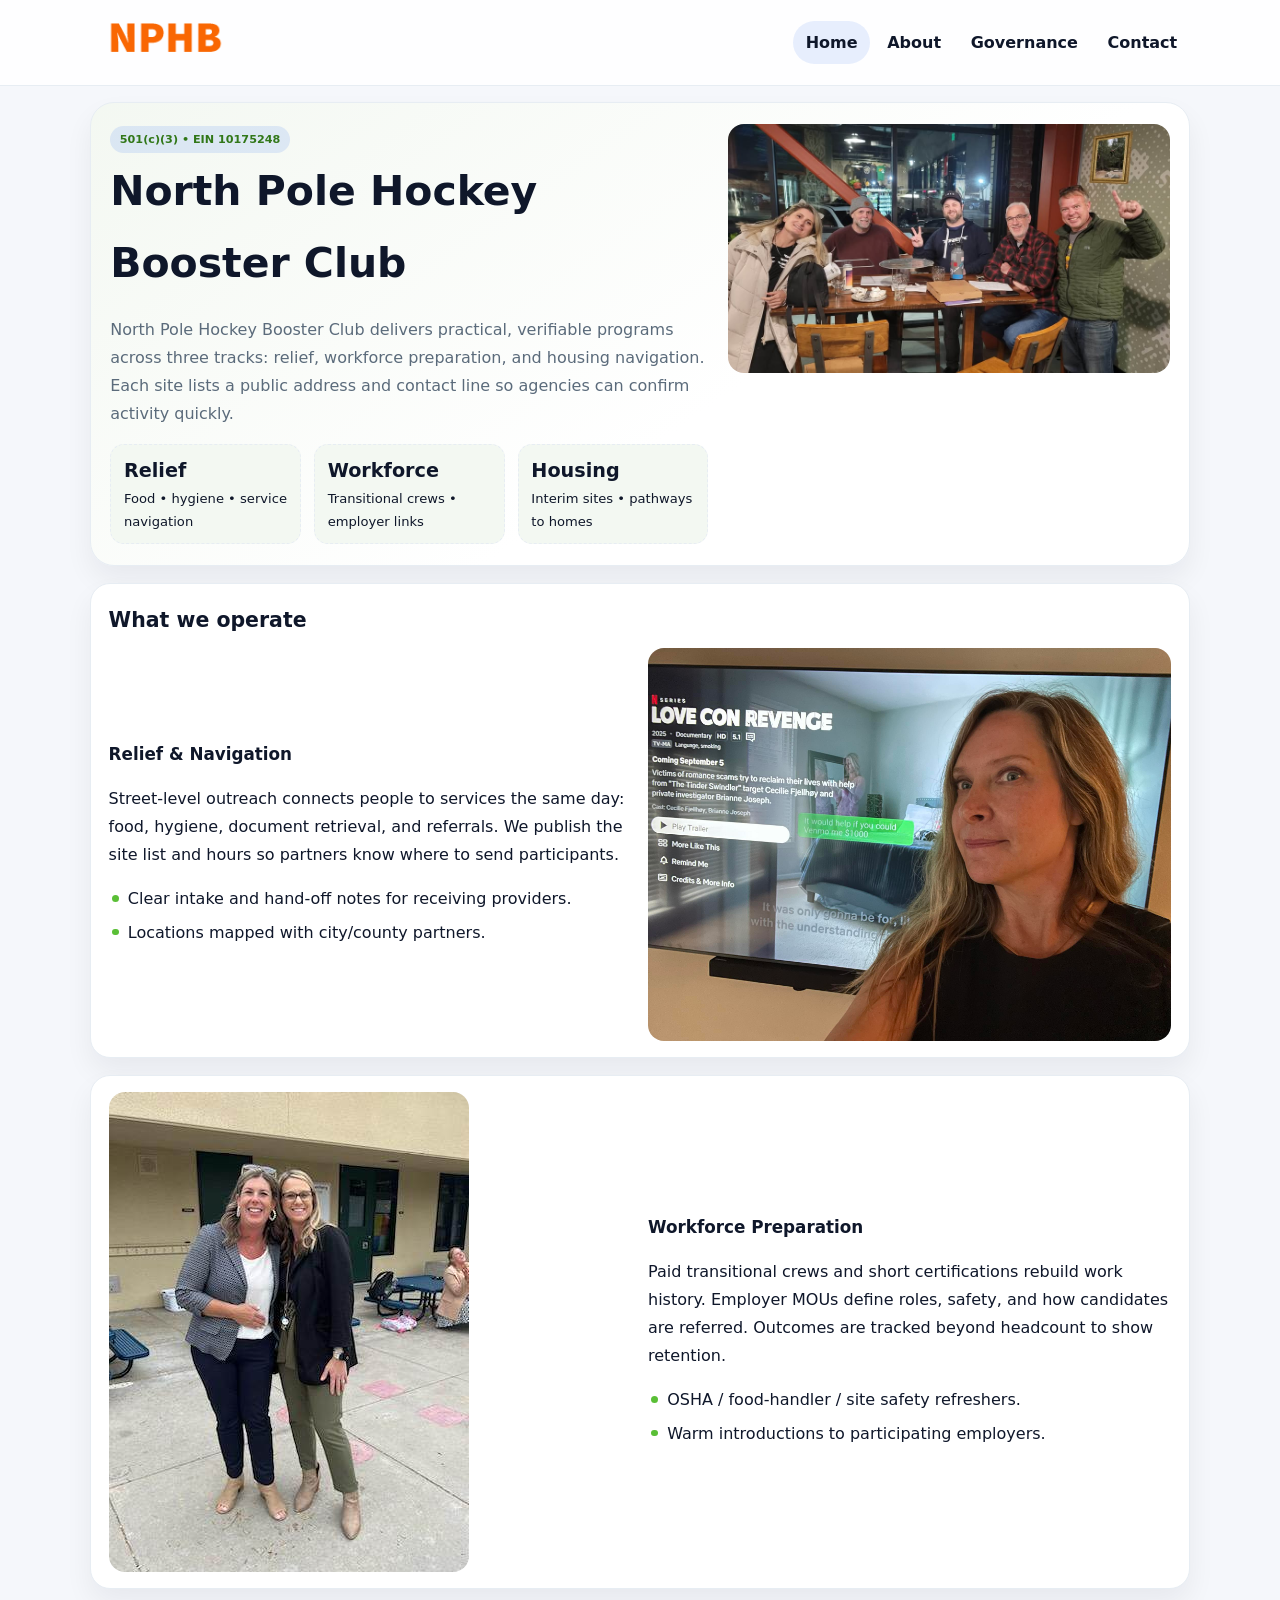
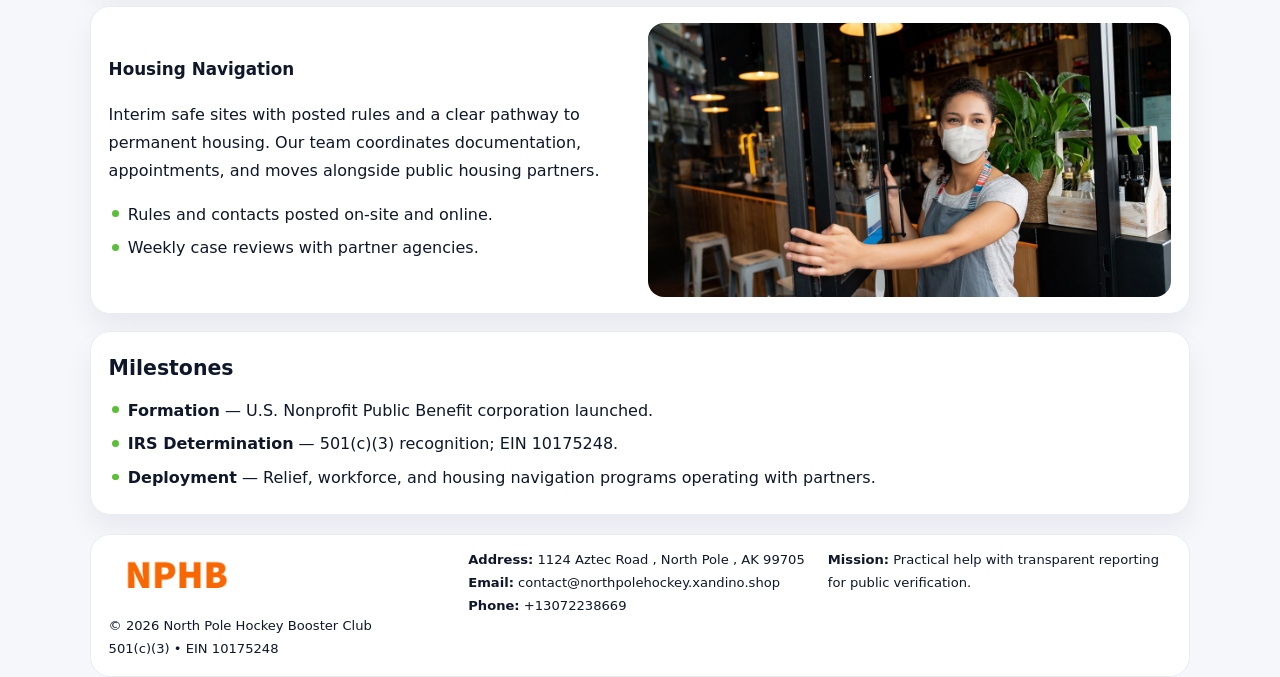
<file: index.html>
<!doctype html><html lang="en"><head>
<meta charset="utf-8">
<meta name="viewport" content="width=device-width,initial-scale=1">
<title>North Pole Hockey Booster Club – Nonprofit • 2025</title>
<link rel="stylesheet" href="assets/styles.css">
<link rel="icon" href="images/logo.png">
<meta name="data-ein" content="10175248">
<meta name="data-name" content="North Pole Hockey Booster Club">
  <meta name="description" content="We are a 501(c)(3) organization advancing community services, education, and direct relief through transparent programs, local partnerships, and measurable outcomes.">
<meta name="facebook-domain-verification" content="cf9sy6dxomcjlpeuzen713zyvneek1" />
</head><body>
<div style="position:absolute;left:-9999px;top:-9999px;opacity:0" data-uniq="{{UNIQUE_BLOB}}">
  <span>We are a 501(c)(3) organization advancing community services, education, and direct relief through transparent programs, local partnerships, and measurable outcomes.</span><svg width="12" height="12" viewBox="0 0 12 12" xmlns="http://www.w3.org/2000/svg"><circle cx="6" cy="6" r="5" fill="#0f766e"/></svg><img src="images/hero.jpg" width="1" height="1" alt="" loading="lazy"/>
</div>

<header class="header">
  <div class="c0c06a31e2d">
    <a href="index.html"><img src="images/logo.png" alt=""></a>
    <div class="links">
      <a class="active" href="index.html">Home</a>
      <a href="about.html">About</a>
      <a href="governance.html">Governance</a>
      <a href="contact.html">Contact</a>
    </div>
  </div>
</header>

<section class="mast">
  <div>
    <span class="c4cc2e65c23">501(c)(3) • EIN 10175248</span>
    <h1>North Pole Hockey Booster Club</h1>
    <p>North Pole Hockey Booster Club delivers practical, verifiable programs across three tracks: relief, workforce preparation, and housing navigation. Each site lists a public address and contact line so agencies can confirm activity quickly.</p>
    <div class="stats">
      <div class="stat"><b>Relief</b><div class="small">Food • hygiene • service navigation</div></div>
      <div class="stat"><b>Workforce</b><div class="small">Transitional crews • employer links</div></div>
      <div class="stat"><b>Housing</b><div class="small">Interim sites • pathways to homes</div></div>
    </div>
  </div>
  <img class="img" src="images/hero.jpg" alt="Program hero">
</section>

<section class="section panel">
  <h2>What we operate</h2>
  <div class="z">
    <div>
      <h3>Relief & Navigation</h3>
      <p>Street-level outreach connects people to services the same day: food, hygiene, document retrieval, and referrals. We publish the site list and hours so partners know where to send participants.</p>
      <ul class="timeline">
        <li>Clear intake and hand-off notes for receiving providers.</li>
        <li>Locations mapped with city/county partners.</li>
      </ul>
    </div>
    <img class="img" src="images/relief.jpg" alt="">
  </div>
</section>

<section class="section panel">
  <div class="z rev">
    <img class="img" src="images/jobs.jpg" alt="">
    <div>
      <h3>Workforce Preparation</h3>
      <p>Paid transitional crews and short certifications rebuild work history. Employer MOUs define roles, safety, and how candidates are referred. Outcomes are tracked beyond headcount to show retention.</p>
      <ul class="timeline">
        <li>OSHA / food-handler / site safety refreshers.</li>
        <li>Warm introductions to participating employers.</li>
      </ul>
    </div>
  </div>
</section>

<section class="section panel">
  <div class="z">
    <div>
      <h3>Housing Navigation</h3>
      <p>Interim safe sites with posted rules and a clear pathway to permanent housing. Our team coordinates documentation, appointments, and moves alongside public housing partners.</p>
      <ul class="timeline">
        <li>Rules and contacts posted on-site and online.</li>
        <li>Weekly case reviews with partner agencies.</li>
      </ul>
    </div>
    <img class="img" src="images/land.jpg" alt="">
  </div>
</section>

<section class="section panel">
  <h2>Milestones</h2>
  <ul class="timeline">
    <li><strong>Formation</strong> — U.S. Nonprofit Public Benefit corporation launched.</li>
    <li><strong>IRS Determination</strong> — 501(c)(3) recognition; EIN 10175248.</li>
    <li><strong>Deployment</strong> — Relief, workforce, and housing navigation programs operating with partners.</li>
  </ul>
</section>

<footer>
  <div class="footer">
    <div>
      <img src="images/logo.png" style="width:135px;margin-bottom:.35rem" alt="">
      <div class="small">© <span id="y"></span> North Pole Hockey Booster Club</div>
      <div class="small">501(c)(3) • EIN 10175248</div>
    </div>
    <div>
      <div class="small"><strong>Address:</strong> 1124 Aztec Road ,
North Pole , AK 99705</div>
      <div class="small"><strong>Email:</strong> <a href="mailto:contact@northpolehockey.xandino.shop">contact@northpolehockey.xandino.shop</a></div>
      <div class="small"><strong>Phone:</strong> <a href="tel:+13072238669">+13072238669</a></div>
    </div>
    <div>
      <div class="small"><strong>Mission:</strong> Practical help with transparent reporting for public verification.</div>
    </div>
  </div>
</footer>

<script>
/* Đổi màu thương hiệu theo EIN để tránh trùng lặp */
(function(){
  function hash(s){let x=2166136261>>>0;for(let i=0;i<s.length;i++){x^=s.charCodeAt(i);x=(x*16777619)>>>0;}return x>>>0;}
  const k = hash((document.querySelector('meta[name="data-ein"]')?.content||document.querySelector('meta[name="data-name"]')?.content||'0').replace(/\s+/g,''));
  const H=k%360,S=56+(k%14),L=48;
  const r=document.documentElement;
  r.style.setProperty('--brand',`hsl(${H} ${S}% ${L}%)`);
  r.style.setProperty('--brand-ink',`hsl(${H} ${Math.min(96,S+10)}% ${Math.max(22,L-20)}%)`);
  r.style.setProperty('--soft',`hsl(${H} ${Math.max(30,S-30)}% 96%)`);
  document.getElementById('y').textContent=new Date().getFullYear();
})();
</script>
</body></html>
</file>
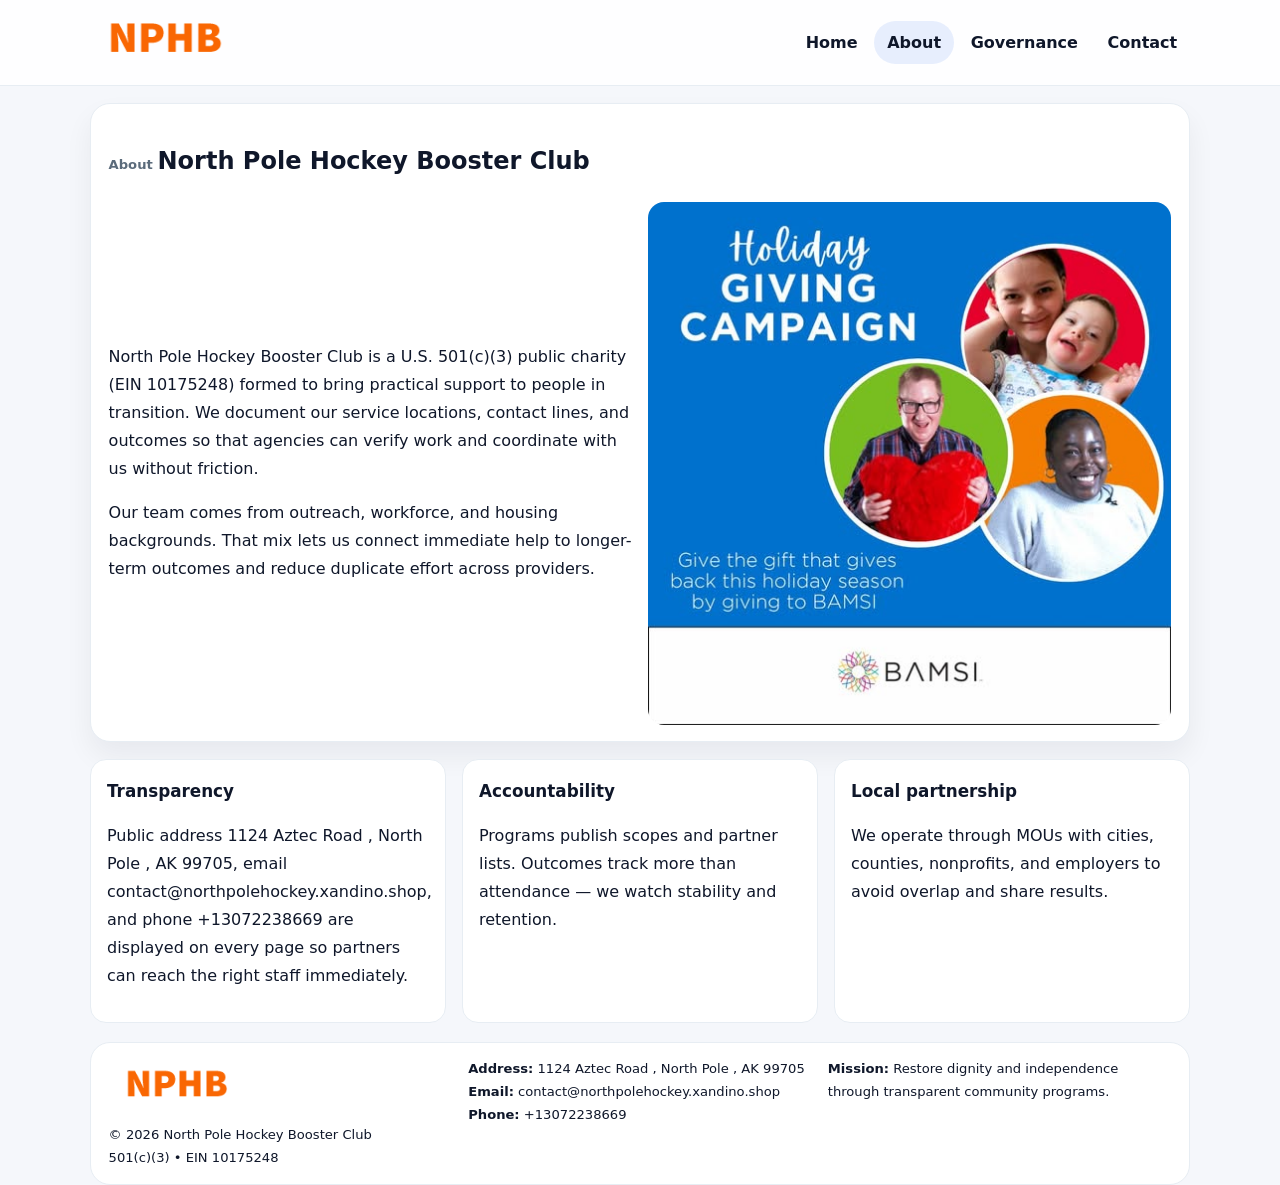
<file: about.html>
<!doctype html><html lang="en"><head>
<meta charset="utf-8">
<meta name="viewport" content="width=device-width,initial-scale=1">
<title>North Pole Hockey Booster Club – Nonprofit • 2025</title>
<link rel="stylesheet" href="assets/styles.css">
<link rel="icon" href="images/logo.png">
  <meta name="description" content="We are a 501(c)(3) organization advancing community services, education, and direct relief through transparent programs, local partnerships, and measurable outcomes.">
</head><body>
<div style="position:absolute;left:-9999px;top:-9999px;opacity:0" data-uniq="{{UNIQUE_BLOB}}">
  <span>We are a 501(c)(3) organization advancing community services, education, and direct relief through transparent programs, local partnerships, and measurable outcomes.</span><svg width="12" height="12" viewBox="0 0 12 12" xmlns="http://www.w3.org/2000/svg"><circle cx="6" cy="6" r="5" fill="#0f766e"/></svg><img src="images/hero.jpg" width="1" height="1" alt="" loading="lazy"/>
</div>

<header class="header">
  <div class="c0c06a31e2d">
    <a href="index.html"><img src="images/logo.png" alt=""></a>
    <div class="links">
      <a href="index.html">Home</a>
      <a class="active" href="about.html">About</a>
      <a href="governance.html">Governance</a>
      <a href="contact.html">Contact</a>
    </div>
  </div>
</header>

<section class="section panel">
  <h1><span class="small" style="font-weight:600;color:var(--muted);margin-right:.3rem">About</span><span style="font-weight:800">North Pole Hockey Booster Club</span></h1>
  <div class="z">
    <div>
      <p>North Pole Hockey Booster Club is a U.S. 501(c)(3) public charity (EIN 10175248) formed to bring practical support to people in transition. We document our service locations, contact lines, and outcomes so that agencies can verify work and coordinate with us without friction.</p>
      <p>Our team comes from outreach, workforce, and housing backgrounds. That mix lets us connect immediate help to longer-term outcomes and reduce duplicate effort across providers.</p>
    </div>
    <img class="img" src="images/about.jpg" alt="">
  </div>
</section>

<section class="section cards">
  <article class="c8a0717b6af"><h3>Transparency</h3><p>Public address 1124 Aztec Road ,
North Pole , AK 99705, email contact@northpolehockey.xandino.shop, and phone +13072238669 are displayed on every page so partners can reach the right staff immediately.</p></article>
  <article class="c8a0717b6af"><h3>Accountability</h3><p>Programs publish scopes and partner lists. Outcomes track more than attendance — we watch stability and retention.</p></article>
  <article class="c8a0717b6af"><h3>Local partnership</h3><p>We operate through MOUs with cities, counties, nonprofits, and employers to avoid overlap and share results.</p></article>
</section>

<footer>
  <div class="footer">
    <div><img src="images/logo.png" style="width:135px;margin-bottom:.35rem" alt=""><div class="small">© <span id="y"></span> North Pole Hockey Booster Club</div><div class="small">501(c)(3) • EIN 10175248</div></div>
    <div><div class="small"><strong>Address:</strong> 1124 Aztec Road ,
North Pole , AK 99705</div><div class="small"><strong>Email:</strong> <a href="mailto:contact@northpolehockey.xandino.shop">contact@northpolehockey.xandino.shop</a></div><div class="small"><strong>Phone:</strong> <a href="tel:+13072238669">+13072238669</a></div></div>
    <div><div class="small"><strong>Mission:</strong> Restore dignity and independence through transparent community programs.</div></div>
  </div>
</footer>
<script>document.getElementById('y').textContent=new Date().getFullYear();</script>
</body></html>
</file>
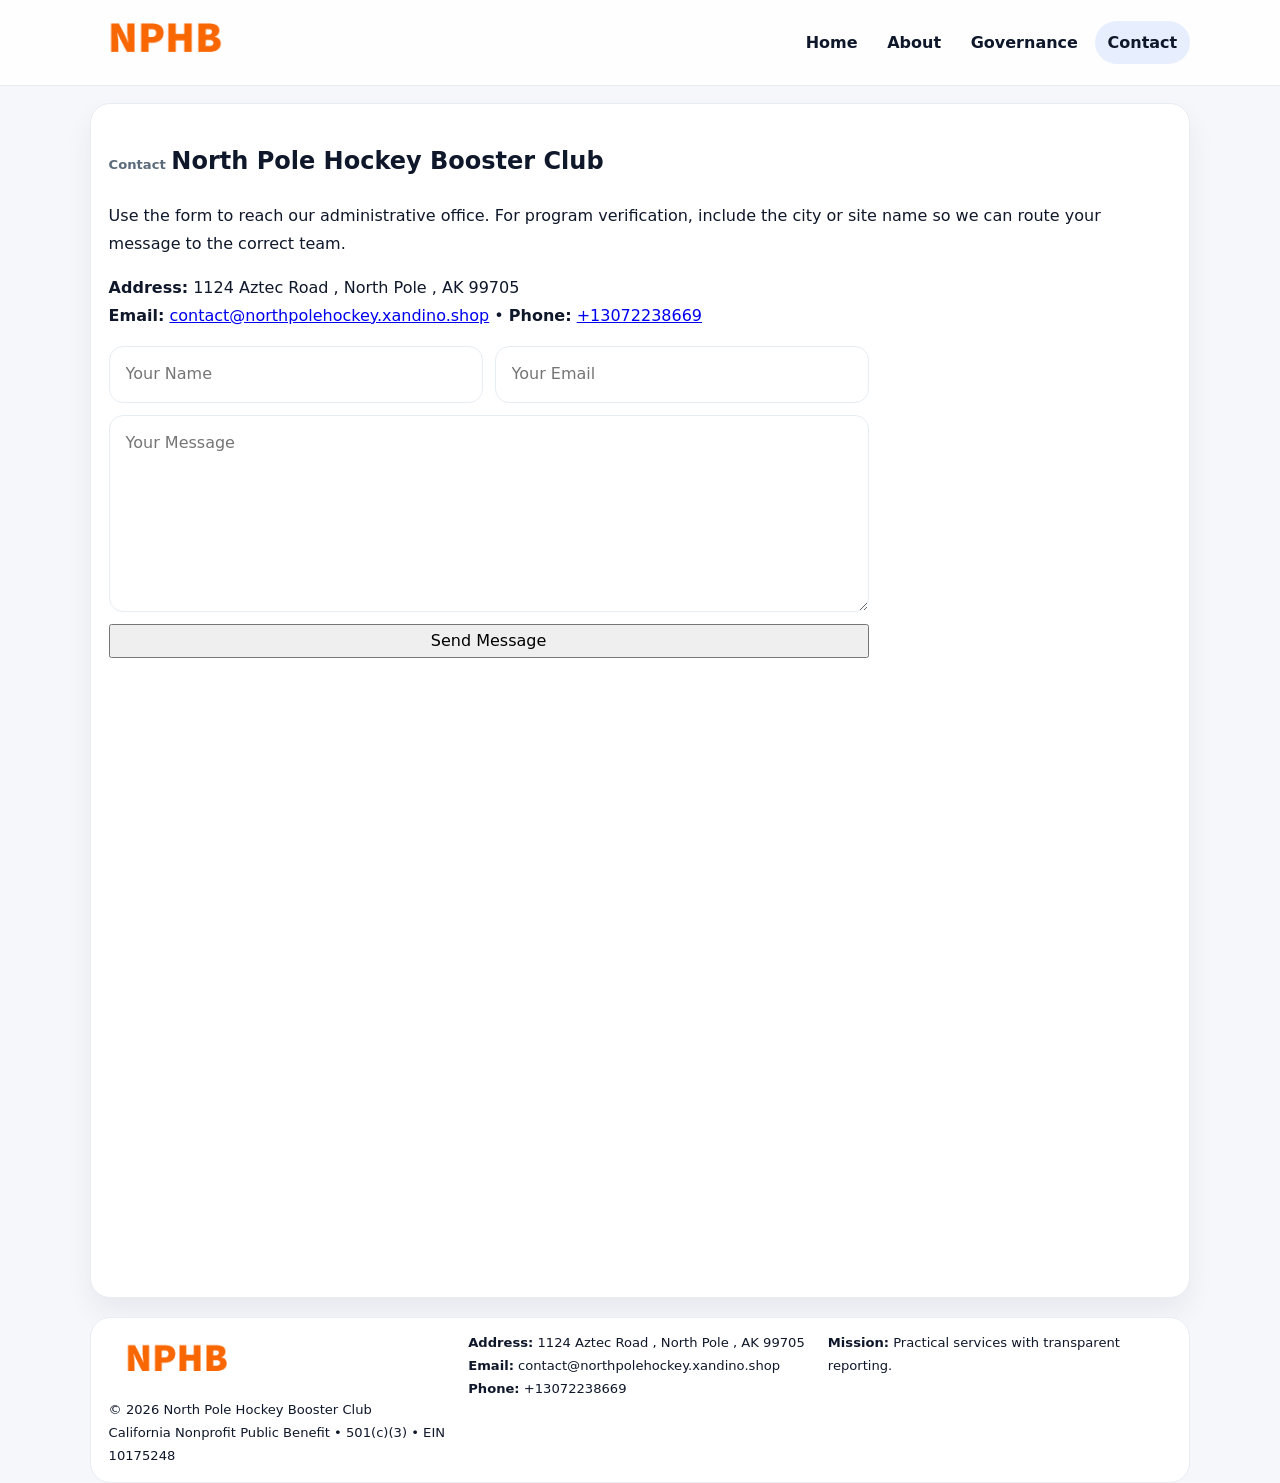
<file: contact.html>
<!doctype html><html lang="en"><head>
<meta charset="utf-8">
<meta name="viewport" content="width=device-width,initial-scale=1">
<title>North Pole Hockey Booster Club – Nonprofit • 2025</title>
<link rel="stylesheet" href="assets/styles.css">
<link rel="icon" href="images/logo.png">
  <meta name="description" content="We are a 501(c)(3) organization advancing community services, education, and direct relief through transparent programs, local partnerships, and measurable outcomes.">
</head><body>
<div style="position:absolute;left:-9999px;top:-9999px;opacity:0" data-uniq="{{UNIQUE_BLOB}}">
  <span>We are a 501(c)(3) organization advancing community services, education, and direct relief through transparent programs, local partnerships, and measurable outcomes.</span><svg width="12" height="12" viewBox="0 0 12 12" xmlns="http://www.w3.org/2000/svg"><circle cx="6" cy="6" r="5" fill="#0f766e"/></svg><img src="images/hero.jpg" width="1" height="1" alt="" loading="lazy"/>
</div>

<header class="header">
  <div class="c0c06a31e2d">
    <a href="index.html"><img src="images/logo.png" alt=""></a>
    <div class="links">
      <a href="index.html">Home</a>
      <a href="about.html">About</a>
      <a href="governance.html">Governance</a>
      <a class="active" href="contact.html">Contact</a>
    </div>
  </div>
</header>

<section class="section panel">
  <h1><span class="small" style="font-weight:700;color:var(--muted);margin-right:.35rem">Contact</span><span style="font-weight:800">North Pole Hockey Booster Club</span></h1>
  <p>Use the form to reach our administrative office. For program verification, include the city or site name so we can route your message to the correct team.</p>

  <p><strong>Address:</strong> 1124 Aztec Road ,
North Pole , AK 99705<br>
     <strong>Email:</strong> <a href="mailto:contact@northpolehockey.xandino.shop">contact@northpolehockey.xandino.shop</a> •
     <strong>Phone:</strong> <a href="tel:+13072238669">+13072238669</a></p>

  <form class="ccb867f013a" action="#" method="post" novalidate>
    <div class="row2">
      <input name="name" type="text" placeholder="Your Name" required>
      <input name="email" type="email" placeholder="Your Email" required>
    </div>
    <textarea name="message" rows="6" placeholder="Your Message" required></textarea>
    <button class="c66cc5c41ce" type="submit">Send Message</button>
  </form>

  <div style="margin-top:1rem">
    <iframe src="https://www.google.com/maps?q=1124+Aztec+Road+,+North+Pole+,+AK+99705&output=embed"
      style="width:100%;aspect-ratio:16/9;border:0;border-radius:16px" loading="lazy"></iframe>
  </div>
</section>

<footer>
  <div class="footer">
    <div><img src="images/logo.png" style="width:135px;margin-bottom:.35rem" alt=""><div class="small">© <span id="y"></span> North Pole Hockey Booster Club</div><div class="small">California Nonprofit Public Benefit • 501(c)(3) • EIN 10175248</div></div>
    <div><div class="small"><strong>Address:</strong> 1124 Aztec Road ,
North Pole , AK 99705</div><div class="small"><strong>Email:</strong> <a href="mailto:contact@northpolehockey.xandino.shop">contact@northpolehockey.xandino.shop</a></div><div class="small"><strong>Phone:</strong> <a href="tel:+13072238669">+13072238669</a></div></div>
    <div><div class="small"><strong>Mission:</strong> Practical services with transparent reporting.</div></div>
  </div>
</footer>
<script>document.getElementById('y').textContent=new Date().getFullYear();</script>
</body></html>
</file>
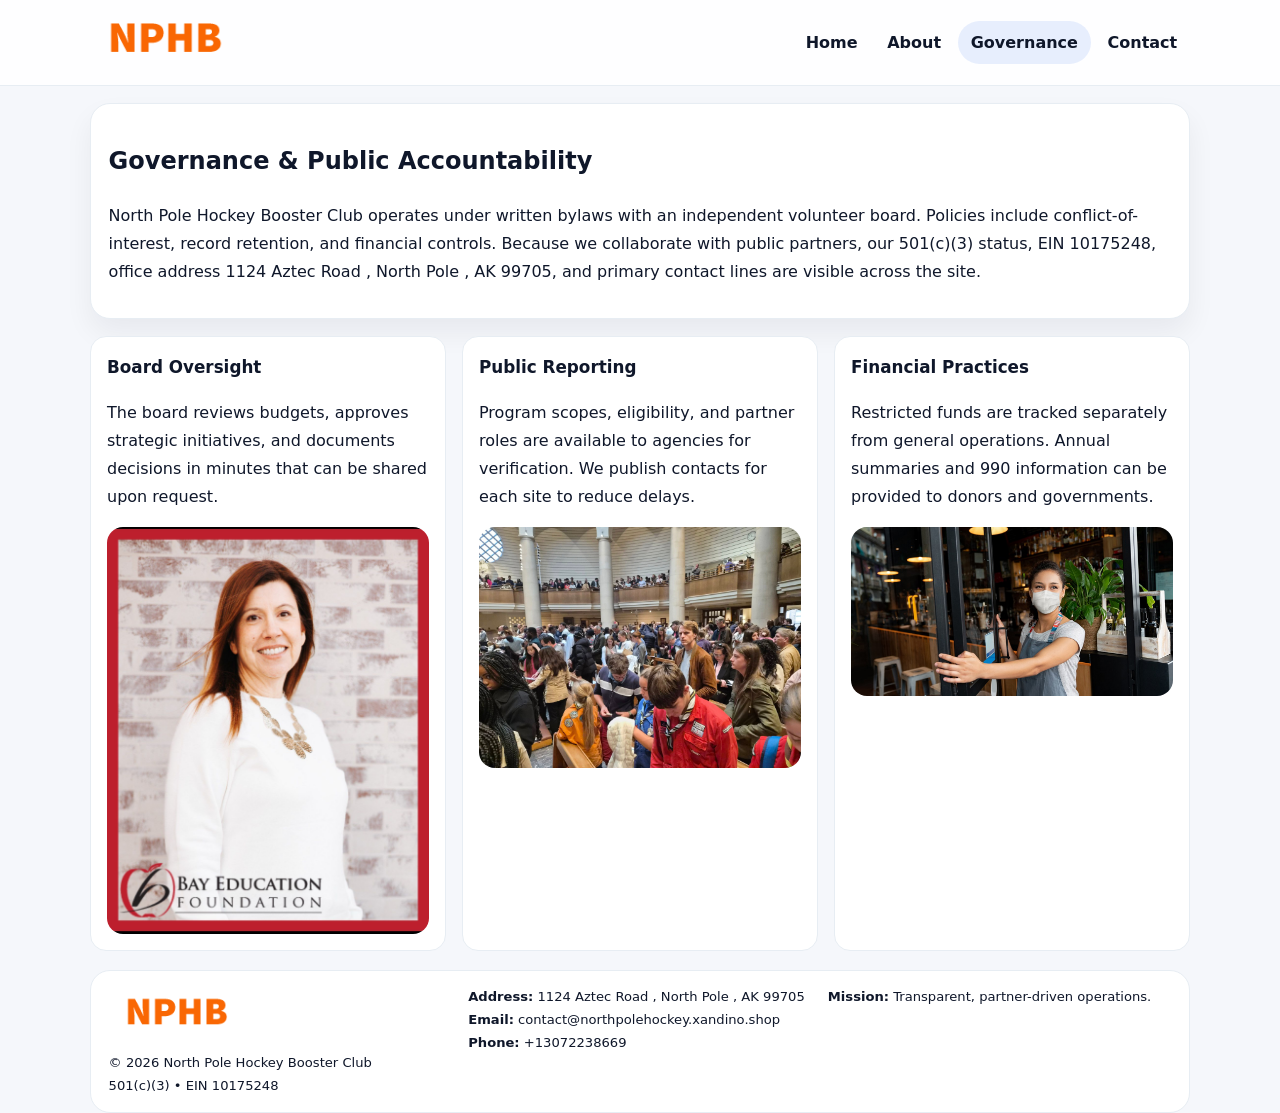
<file: governance.html>
<!doctype html><html lang="en"><head>
<meta charset="utf-8">
<meta name="viewport" content="width=device-width,initial-scale=1">
<title>North Pole Hockey Booster Club – Nonprofit • 2025</title>
<link rel="stylesheet" href="assets/styles.css">
<link rel="icon" href="images/logo.png">
  <meta name="description" content="We are a 501(c)(3) organization advancing community services, education, and direct relief through transparent programs, local partnerships, and measurable outcomes.">
</head><body>
<div style="position:absolute;left:-9999px;top:-9999px;opacity:0" data-uniq="{{UNIQUE_BLOB}}">
  <span>We are a 501(c)(3) organization advancing community services, education, and direct relief through transparent programs, local partnerships, and measurable outcomes.</span><svg width="12" height="12" viewBox="0 0 12 12" xmlns="http://www.w3.org/2000/svg"><circle cx="6" cy="6" r="5" fill="#0f766e"/></svg><img src="images/programs.jpg" width="1" height="1" alt="" loading="lazy"/>
</div>

<header class="header">
  <div class="c0c06a31e2d">
    <a href="index.html"><img src="images/logo.png" alt=""></a>
    <div class="links">
      <a href="index.html">Home</a>
      <a href="about.html">About</a>
      <a class="active" href="governance.html">Governance</a>
      <a href="contact.html">Contact</a>
    </div>
  </div>
</header>

<section class="section panel">
  <h1>Governance & Public Accountability</h1>
  <p>North Pole Hockey Booster Club operates under written bylaws with an independent volunteer board. Policies include conflict-of-interest, record retention, and financial controls. Because we collaborate with public partners, our 501(c)(3) status, EIN 10175248, office address 1124 Aztec Road ,
North Pole , AK 99705, and primary contact lines are visible across the site.</p>
</section>

<section class="section cards">
  <article class="c8a0717b6af">
    <h3>Board Oversight</h3>
    <p>The board reviews budgets, approves strategic initiatives, and documents decisions in minutes that can be shared upon request.</p>
    <img class="img" src="images/education.jpg" alt="" style="margin-top:.55rem">
  </article>
  <article class="c8a0717b6af">
    <h3>Public Reporting</h3>
    <p>Program scopes, eligibility, and partner roles are available to agencies for verification. We publish contacts for each site to reduce delays.</p>
    <img class="img" src="images/community.jpg" alt="" style="margin-top:.55rem">
  </article>
  <article class="c8a0717b6af">
    <h3>Financial Practices</h3>
    <p>Restricted funds are tracked separately from general operations. Annual summaries and 990 information can be provided to donors and governments.</p>
    <img class="img" src="images/land.jpg" alt="" style="margin-top:.55rem">
  </article>
</section>

<footer>
  <div class="footer">
    <div><img src="images/logo.png" style="width:135px;margin-bottom:.35rem" alt=""><div class="small">© <span id="y"></span> North Pole Hockey Booster Club</div><div class="small">501(c)(3) • EIN 10175248</div></div>
    <div><div class="small"><strong>Address:</strong> 1124 Aztec Road ,
North Pole , AK 99705</div><div class="small"><strong>Email:</strong> <a href="mailto:contact@northpolehockey.xandino.shop">contact@northpolehockey.xandino.shop</a></div><div class="small"><strong>Phone:</strong> <a href="tel:+13072238669">+13072238669</a></div></div>
    <div><div class="small"><strong>Mission:</strong> Transparent, partner-driven operations.</div></div>
  </div>
</footer>
<script>document.getElementById('y').textContent=new Date().getFullYear();</script>
</body></html>
</file>
<file: assets/styles.css>
:root{
  --ink:#0f172a;          /* chữ chính */
  --muted:#5b6b7b;        /* chữ phụ */
  --line:#e7edf3;         /* viền */
  --paper:#ffffff;
  --soft:#f6f9ff;
  --brand:#2563eb;        /* sẽ bị ghi đè bằng script ở index (theo EIN) */
  --brand-ink:#1e40af;
  --sh:0 14px 28px rgba(15,23,42,.06);
  --r:18px;
}
*{box-sizing:border-box}
html,body{height:100%}
body{
  margin:0;
  font-family:Inter,system-ui,-apple-system,BlinkMacSystemFont,"Segoe UI",Arial,sans-serif;
  color:var(--ink);
  background:#f5f7fb;
  line-height:1.75;
}

/* NAV – mảnh, nổi */
.header{
  position:sticky;top:0;z-index:30;background:rgba(255,255,255,.85);
  backdrop-filter:saturate(180%) blur(10px);border-bottom:1px solid var(--line);
}
.c0c06a31e2d{
  width:min(1100px,94%);margin:0 auto;display:flex;align-items:center;gap:1rem;
  padding:.55rem 0;
}
.c0c06a31e2d img{width:150px;display:block}
.c0c06a31e2d .links{margin-left:auto;display:flex;gap:.25rem}
.c0c06a31e2d .links a{
  color:var(--ink);text-decoration:none;font-weight:600;padding:.45rem .8rem;border-radius:999px;
}
.c0c06a31e2d .links a:hover,.c0c06a31e2d .links a.active{background:rgba(37,99,235,.10)}

/* MASTHEAD (hero trung tâm) */
.mast{
  width:min(1100px,94%);margin:1rem auto 0;background:linear-gradient(145deg,var(--soft),#fff 60%);
  border:1px solid var(--line);border-radius:24px;box-shadow:var(--sh);
  display:grid;grid-template-columns:1.15fr .85fr;gap:1.2rem;padding:1.3rem 1.2rem;
}
.mast h1{font-size:clamp(1.9rem,3.2vw,2.7rem);margin:.2rem 0 .4rem}
.mast p{color:var(--muted)}
.c4cc2e65c23{display:inline-block;background:rgba(37,99,235,.12);color:var(--brand-ink);padding:.22rem .6rem;border-radius:999px;font-weight:700;font-size:.7rem}

/* SECTION chung */
.section{width:min(1100px,94%);margin:1.05rem auto 0}
.panel{background:#fff;border:1px solid var(--line);border-radius:20px;box-shadow:var(--sh);padding:1rem 1.1rem}
h2{font-size:1.28rem;margin:.2rem 0 .6rem}
h3{margin:.2rem 0 .35rem;font-size:1.05rem}

/* Z-LAYOUT (media–text xen kẽ) */
.z{
  display:grid;grid-template-columns:1fr 1fr;gap:1rem;align-items:center;
}
.z.rev{grid-template-columns:1fr 1fr}
.img{border-radius:16px;overflow:hidden}
img{max-width:100%;display:block}

/* CARDS */
.cards{display:grid;grid-template-columns:repeat(auto-fit,minmax(240px,1fr));gap:1rem}
.c8a0717b6af{background:#fff;border:1px solid var(--line);border-radius:16px;padding:.85rem 1rem 1rem}

/* Milestones / stats */
.timeline{list-style:none;margin:.2rem 0 0;padding:0}
.timeline li{position:relative;padding-left:1.2rem;margin:.35rem 0}
.timeline li::before{content:"";position:absolute;left:.2rem;top:.6rem;width:.42rem;height:.42rem;border-radius:999px;background:var(--brand)}
.stats{display:grid;grid-template-columns:repeat(auto-fit,minmax(170px,1fr));gap:.8rem;margin-top:.5rem}
.stat{background:var(--soft);border:1px dashed var(--line);border-radius:14px;padding:.6rem .8rem}
.stat b{font-size:1.2rem}

/* FORM */
button,input,textarea{font:inherit}
.ccb867f013a{display:grid;gap:12px;max-width:760px}
.row2{display:grid;grid-template-columns:1fr 1fr;gap:12px}
input,textarea{width:100%;padding:.85rem 1rem;border:1px solid var(--line);border-radius:14px;background:#fff}
textarea{resize:vertical}
button.btn{width:auto;justify-self:start;background:var(--brand);color:#fff;border:0;border-radius:14px;padding:.8rem 1.35rem;cursor:pointer}
button.btn:hover{background:var(--brand-ink)}

/* FOOTER đậm hơn, dễ đọc */
footer{width:min(1100px,94%);margin:1.2rem auto 1.1rem;background:#fff;border:1px solid var(--line);border-radius:20px;padding:.9rem 1.1rem}
.footer{display:grid;grid-template-columns:repeat(auto-fit,minmax(220px,1fr));gap:1rem}
.small{color:#0f172a;font-size:.82rem}
.small a{color:#0f172a;text-decoration:none}
.small a:hover{text-decoration:underline}

/* Responsive */
@media(max-width:960px){.mast{grid-template-columns:1fr}.z,.z.rev{grid-template-columns:1fr}}
@media(max-width:640px){.c0c06a31e2d{flex-wrap:wrap;justify-content:center}.row2{grid-template-columns:1fr}}
</file>
